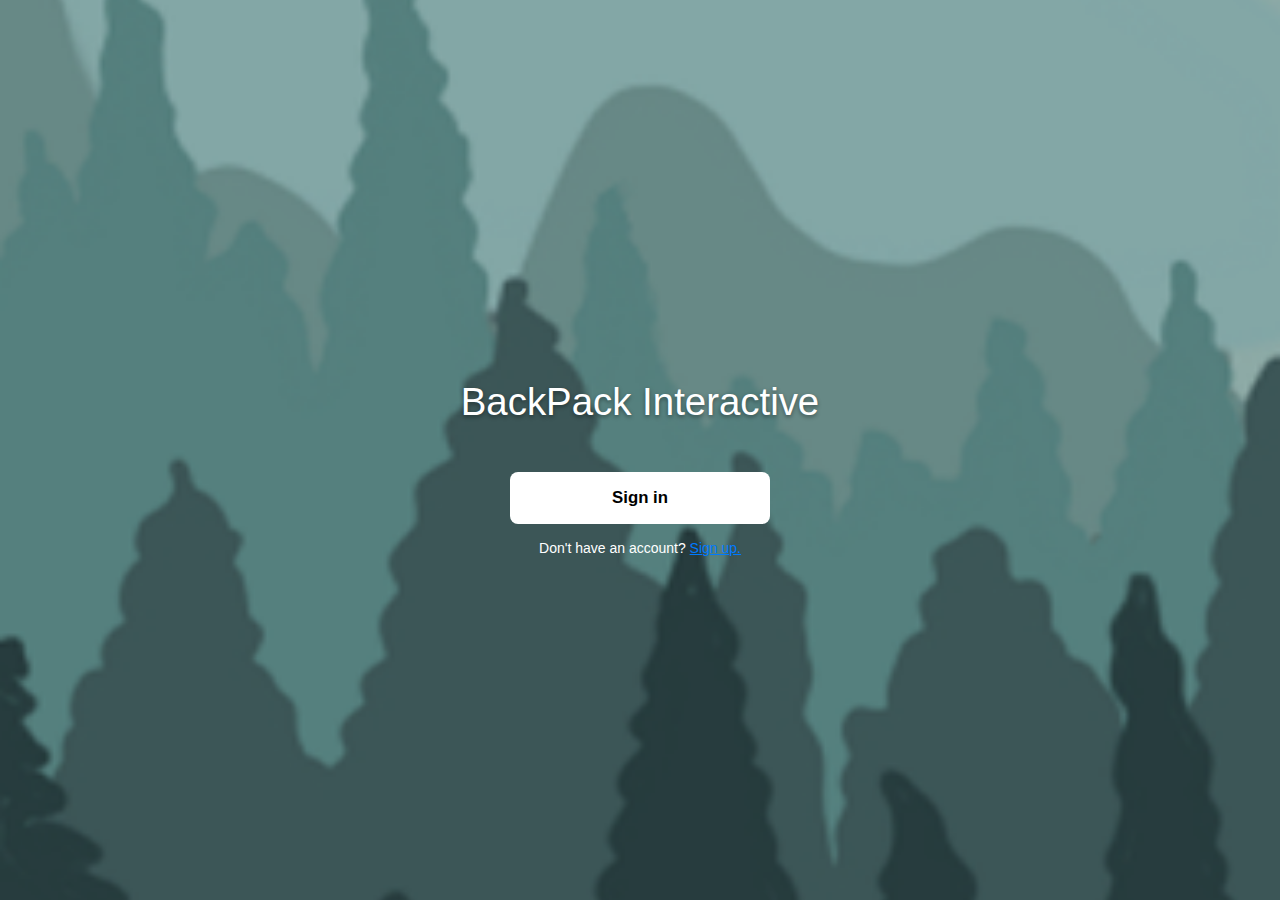
<file: index.html>
<!DOCTYPE html>
<html lang="en">
<head>
  <meta charset="utf-8" />
  <meta name="viewport" content="width=device-width,initial-scale=1" />
  <title>BackPack Interactive – Login</title>
  <link rel="stylesheet" href="css/style.css" />
</head>

<body class="page" id="loginBody">
  <h1 class="login-title">BackPack Interactive</h1>

  <!-- Haupt-Button -->
  <a class="btn" href="menu.html">Sign in</a>

  <!-- Kleiner Text darunter -->
  <div class="sub">
    Don't have an account? <a href="#">Sign up.</a>
  </div>
</body>
</html>
</file>
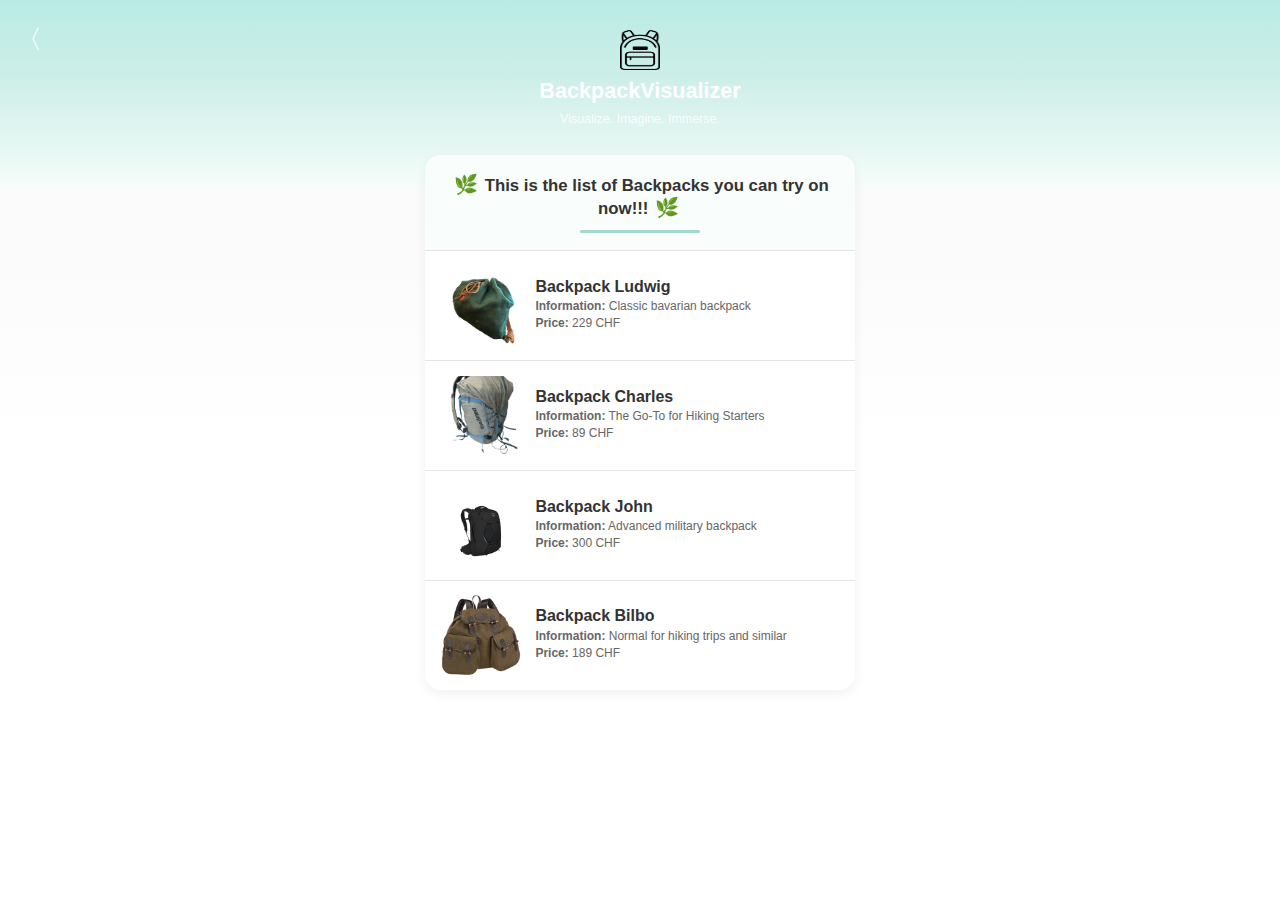
<file: backpacks.html>
<!DOCTYPE html>
<html lang="en">
<head>
  <meta charset="utf-8">
  <meta name="viewport" content="width=device-width, initial-scale=1">
  <title>BackpackVisualizer iOS – List</title>
  <style>
    /* ==================================================================== */
    /* ---------------------- BACKPACK LIST PAGE -------------------------- */
    /* ==================================================================== */
    
    /* Base Styles */
    *{
      margin: 0;
      padding: 0;
      box-sizing: border-box;
      font-family: -apple-system, BlinkMacSystemFont, "Segoe UI", Roboto, Helvetica, Arial, sans-serif;
    }
    
    body {
      background: linear-gradient(180deg, #f7f7f7 0%, #ffffff 100%);
      margin: 0;
      padding: 0;
      min-height: 100vh;
    }
    
    a, button {
      all: unset;
      cursor: pointer;
    }
    
    .bpListPage{
      background: linear-gradient(180deg, #f7f7f7 0%, #fafafa 20%, #ffffff 50%); /* Sanfter Hintergrundverlauf für die ganze Seite */
      min-height: 100dvh;
      overflow-x: hidden;
      position: relative; /* Für korrektes Stacking */
    }
    
    /* --- Header mit Farbverlauf ---------------------------------------- */
    .bpHeader{
      padding: 1.4rem 1.2rem 4rem;  /* mehr Padding unten für längeren Farbverlauf */
      background: linear-gradient(180deg, #b9ebe4 0%, #cdeee8 40%, #e4f6f2 75%, #f0fbf8 90%, rgba(247, 253, 251, 0.8) 100%); /* sanfterer, mehrstufiger Farbverlauf */
      position: relative;
      display: flex;
      flex-direction: column;  /* Umstellung auf Spalten-Layout */
      align-items: center;
      gap: .5rem;
      color: #fff;
      z-index: 1; /* Stellt sicher, dass der Header unter der Card liegt */
    }
    
    .bpBack{
      position: absolute;
      top: 1.4rem;
      left: 1rem;
      font-size: 1.6rem;
      color: #fff;
      text-decoration: none;
      z-index: 3; /* Über allem anderen */
    }
    
    .bpIcon{ 
      width: 40px;
      height: 40px; 
      margin-top: 0.5rem;
    }
    
    .bpHeader h1{ 
      font-size: 1.35rem;
      font-weight: 700;
      margin: 0;
      line-height: 1.2;
      text-align: center;
    }
    
    .bpHeader small{ 
      font-size: .78rem;
      opacity: .9; 
    }
    
    /* --- Status Bar iOS Style ------------------------------------------ */
    .ios-status-bar {
      display: flex;
      justify-content: space-between;
      padding: 0.3rem 1rem;
      background: transparent;
      font-weight: 600;
      font-size: 0.85rem;
      color: #000;
    }
    
    .time {
      flex: 1;
    }
    
    .indicators {
      display: flex;
      gap: 0.3rem;
    }
    
    /* --- Titel-Card ----------------------------------------------------- */
    .bpCard{
      margin: -2.2rem auto 1rem;      /* stärkere Überlappung, damit die Karte über dem Header schwebt */
      width: 90vw;
      max-width: 430px;
      background: linear-gradient(180deg, #ffffff 0%, #fafafa 100%); /* leichter Verlauf innerhalb der Karte */
      border-radius: 1rem;
      box-shadow: 0 4px 12px rgba(0,0,0,.06); /* stärkerer Schatten für besseren 3D-Effekt */
      overflow: hidden;
      position: relative;
      z-index: 2; /* Stellt sicher, dass die Card über dem Header liegt */
    }
    
    .bpCardHeader {
      text-align: center;
      padding: 1.1rem 1rem;
      position: relative;
      background: #f9fdfc;  /* leicht gefärbter Hintergrund für den Header */
    }
    
    .bpCardHeader::after {
      content: "";
      display: block;
      margin: 0.7rem auto 0;
      width: 30%;
      height: 3px;
      background: #a3d8cd;
      border-radius: 3px;
    }
    
    .bpCard h2{
      text-align: center;
      font-size: 1.05rem;
      font-weight: 700;
      margin: 0;
      color: #333;
    }
    
    .leaf{ 
      font-size: 1.2rem;
      margin: 0 .15rem;
      color: #333;  /* dunkler für besseren Kontrast */
    }
    
    /* --- Einzelne Rucksack-Zeilen -------------------------------------- */
    .bpItem{
      display: flex;
      gap: .9rem;
      padding: .9rem 1rem;
      background: #ffffff;
      cursor: pointer;
      border-top: 1px solid #e5e5e5;
    }
    
    .bpItem img{
      width: 80px;
      height: 80px;
      border-radius: .25rem;
      object-fit: cover;
    }
    
    .bpItem strong{ 
      font-size: 1rem;
      color: #333;
      display: block;
      margin-bottom: 0.2rem;
    }
    
    .bpItemContent {
      display: flex;
      flex-direction: column;
      justify-content: center;
    }
    
    .bpItemInfo {
      font-size: .75rem;
      color: #666;
      margin-bottom: 0.2rem;
    }
    
    .bpItemInfo .label {
      font-weight: 600;
    }
    
    /* --- Sign-out removed ------------------------------------ */
  </style>
</head>

<body>
  <div class="bpListPage">
    <!-- iOS Status Bar removed -->
    
    <!-- Header -->
    <header class="bpHeader">
      <a class="bpBack" href="menu.html">〈</a>
      <img class="bpIcon" src="assets/icon_backpack.png" alt="">
      <h1>BackpackVisualizer</h1>
      <small>Visualize. Imagine. Immerse.</small>
    </header>

    <!-- Titel-Card inkl. Liste -->
    <section class="bpCard">
      <div class="bpCardHeader">
        <h2>
          <span class="leaf">🌿</span>
          This is the list of Backpacks you can try on now!!!
          <span class="leaf">🌿</span>
        </h2>
      </div>

      <!-- Zeilen -->
      <div class="bpItem" onclick="location.href='takephoto.html?model=backpack_ludwig'">
        <img src="assets/bag_ludwig.jpg" alt="">
        <div class="bpItemContent">
          <strong>Backpack Ludwig</strong>
          <div class="bpItemInfo">
            <span class="label">Information:</span> Classic bavarian backpack
          </div>
          <div class="bpItemInfo">
            <span class="label">Price:</span> 229 CHF
          </div>
        </div>
      </div>

      <div class="bpItem" onclick="location.href='takephoto.html?model=backpack_charles'">
        <img src="assets/bag_charles.jpg" alt="">
        <div class="bpItemContent">
          <strong>Backpack Charles</strong>
          <div class="bpItemInfo">
            <span class="label">Information:</span> The Go-To for Hiking Starters
          </div>
          <div class="bpItemInfo">
            <span class="label">Price:</span> 89 CHF
          </div>
        </div>
      </div>

      <div class="bpItem" onclick="location.href='takephoto.html?model=backpack_john'">
        <img src="assets/bag_john.jpg" alt="">
        <div class="bpItemContent">
          <strong>Backpack John</strong>
          <div class="bpItemInfo">
            <span class="label">Information:</span> Advanced military backpack
          </div>
          <div class="bpItemInfo">
            <span class="label">Price:</span> 300 CHF
          </div>
        </div>
      </div>

      <div class="bpItem" onclick="location.href='takephoto.html?model=backpack_bilbo'">
        <img src="assets/bag_bilbo - Kopie.png" alt="">
        <div class="bpItemContent">
          <strong>Backpack Bilbo</strong>
          <div class="bpItemInfo">
            <span class="label">Information:</span> Normal for hiking trips and similar
          </div>
          <div class="bpItemInfo">
            <span class="label">Price:</span> 189 CHF
          </div>
        </div>
      </div>
    </section>

    <!-- Logout removed -->
  </div>
</body>
</html>
</file>
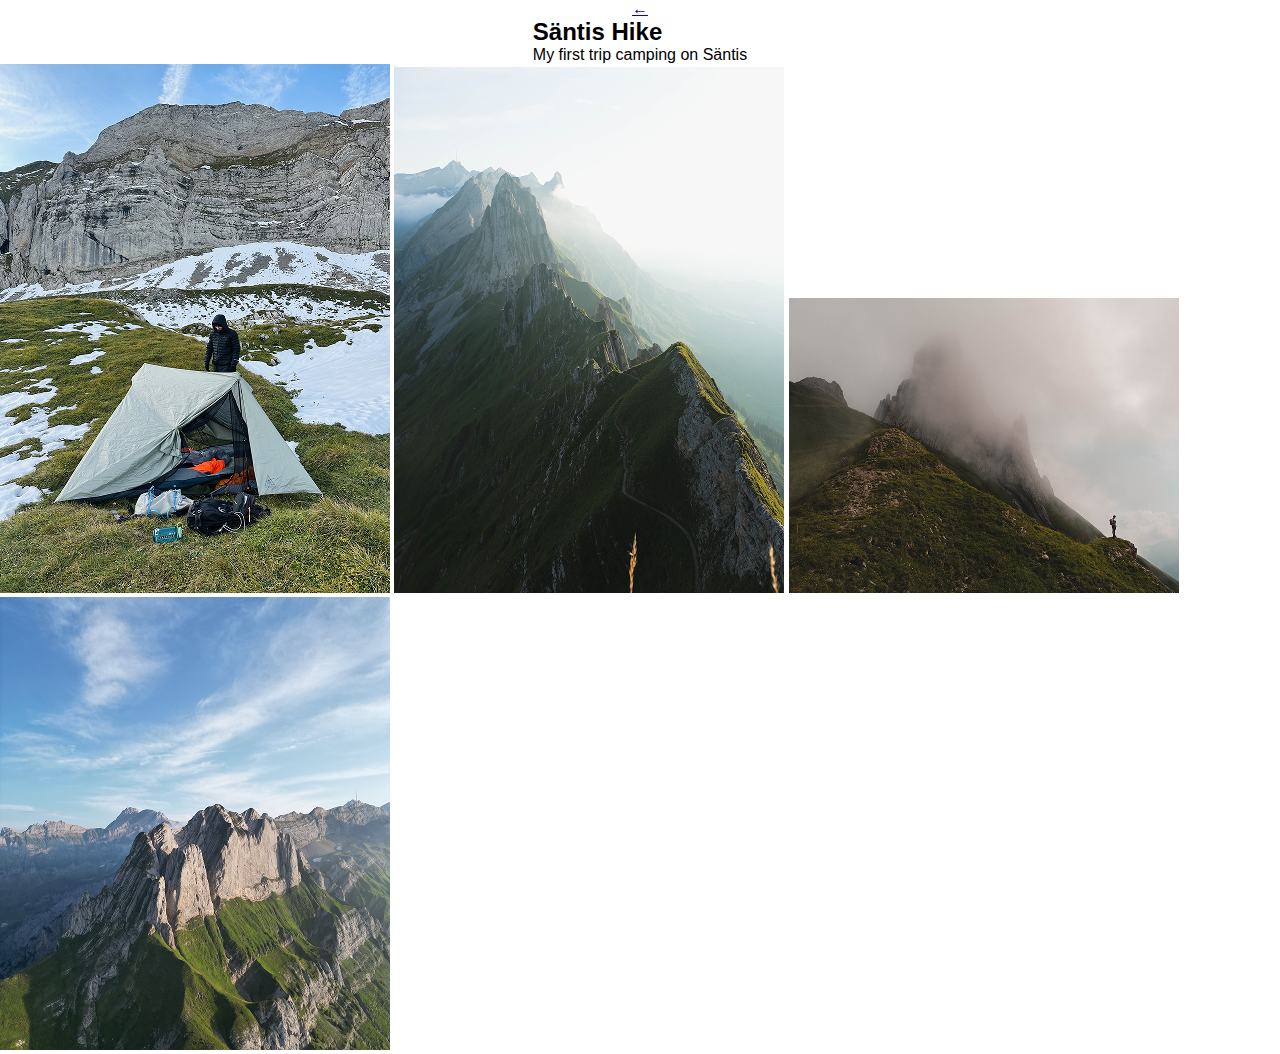
<file: follow.html>
<!DOCTYPE html>
<html lang="en">
<head>
  <meta charset="utf-8"/>
  <meta name="viewport" content="width=device-width,initial-scale=1"/>
  <title>Säntis Hike</title>
  <link rel="stylesheet" href="css/style.css"/>
</head>
<body class="page" style="overflow-y:auto;">
  <a class="back" href="memories.html">&larr;</a>
  <div id="followHeader">
    <h2>Säntis Hike</h2>
    <p>My first trip camping on Säntis</p>
  </div>
  <div id="followImages">
    <img src="assets/saentis1.jpg" alt="">
    <img src="assets/saentis2.jpg" alt="">
    <img src="assets/saentis3.jpg" alt="">
    <img src="assets/saentis4.jpg" alt="">
  </div>
</body>
</html>
</file>
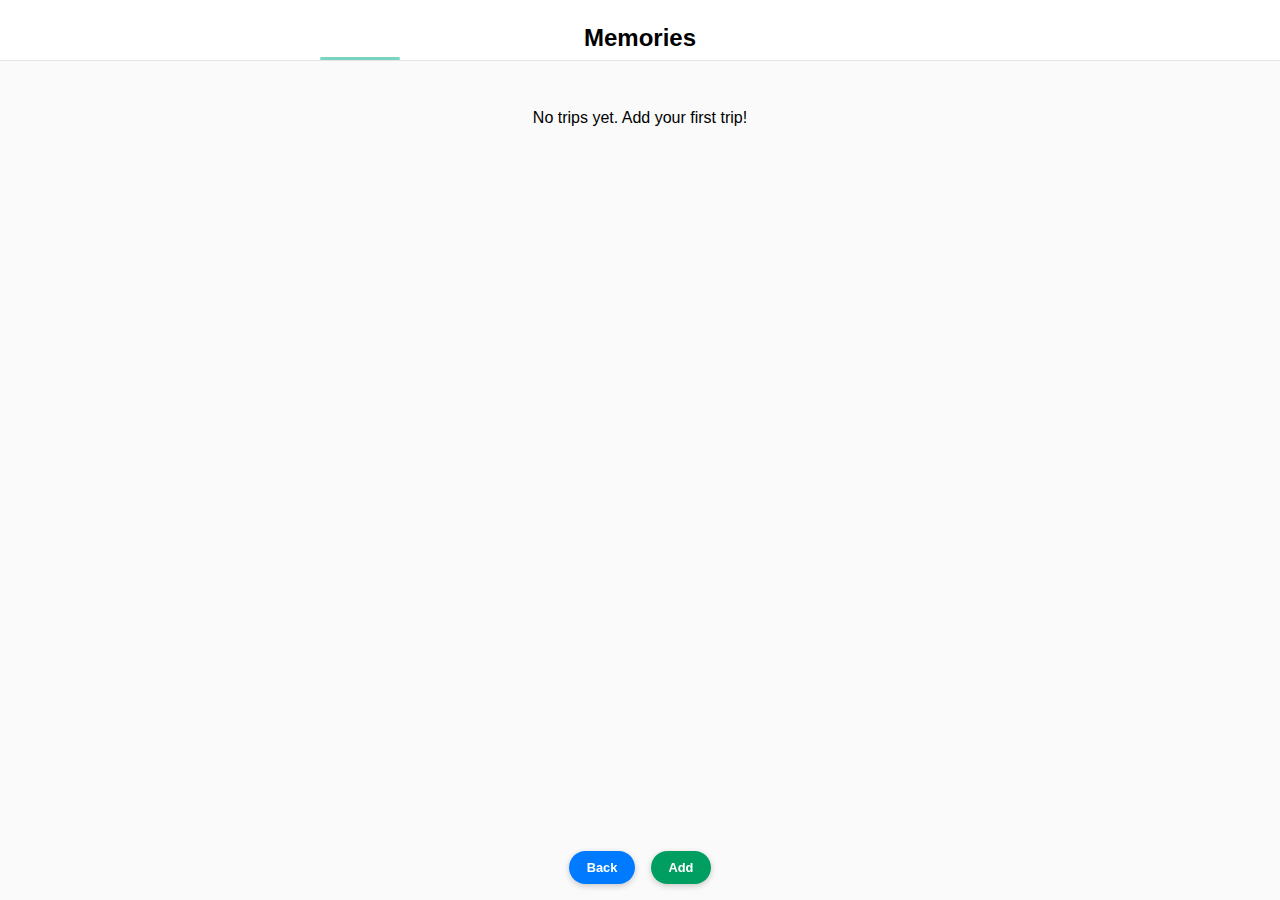
<file: memories.html>
<!DOCTYPE html>
<html lang="en">
<head>
<meta charset="utf-8">
<meta name="viewport" content="width=device-width,initial-scale=1">
<title>Memories</title>
<link rel="stylesheet" href="css/style.css">
<style>
body{margin:0;font-family:-apple-system,Helvetica}
.memPage{padding:0;margin:0}
.memHeader{text-align:center;padding:1.5rem 0 .5rem;font-size:1.5rem;font-weight:600;position:relative}
.underline{position:absolute;bottom:0;left:25%;width:50%;height:2px;background:#007aff}
.memList{padding:1rem}
.memRow{display:flex;gap:1rem;margin-bottom:1.5rem;cursor:pointer;border-radius:.8rem;
       padding:.8rem;transition:background .2s}
.memRow:hover{background:#f5f5f5}
.memRow img{width:80px;height:80px;object-fit:cover;border-radius:.5rem}
.memRow .text{flex:1}
.memRow h3{margin:0 0 .5rem}
.memRow p{margin:0 0 .5rem;opacity:.8}
.memRow time{font-size:.8rem;opacity:.6}
.memFAB{position:fixed;bottom:1rem;width:100%;display:flex;justify-content:center;gap:1rem}
.btnAdd,.btnBack{padding:.75rem 1.8rem;border:none;border-radius:1.6rem;font-weight:600;cursor:pointer}
.btnAdd{background:#007aff;color:#fff}
.btnBack{background:#f0f0f0;color:#333;text-decoration:none}
</style>
</head>
<body class="memPage">
<header class="memHeader">
  Memories <span class="underline"></span>
</header>
<section id="memList" class="memList"></section>
<div class="memFAB">
  <a class="btnBack" href="menu.html">Back</a>
  <button class="btnAdd" onclick="addTrip()">Add</button>
</div>
<script>
/* ---------- Meta-Storage (localStorage) --------------------------- */
const KEY='trips', PLACE='assets/placeholder.jpg';
const read = () => JSON.parse(localStorage.getItem(KEY)||'[]');
const save = arr => localStorage.setItem(KEY,JSON.stringify(arr));
if(!localStorage.getItem(KEY)) save([]);      // first run

/* ---------- IndexedDB – Promise-API ------------------------------- */
const dbReady = new Promise(res=>{
  const r=indexedDB.open('tripPhotos',1);
  r.onupgradeneeded=e=>e.target.result.createObjectStore('photos');
  r.onsuccess=()=>res(r.result);
});
const getBlob = key => dbReady.then(db=> new Promise((r, reject)=>{
  try {
    const tx = db.transaction('photos', 'readonly');
    const req = tx.objectStore('photos').get(key);
    
    req.onsuccess = e => {
      const result = e.target.result;
      if (result) {
        r(result);
      } else {
        console.warn("No blob found for key:", key);
        r(null);
      }
    };
    
    req.onerror = (e) => {
      console.error("Error getting blob:", key, e);
      r(null);
    };
    
    tx.onerror = (e) => {
      console.error("Transaction error when getting blob:", key, e);
      r(null);
    };
  } catch(e) {
    console.error("Exception in getBlob:", e);
    r(null);
  }
}));

/* ---------- Liste aufbauen --------------------------------------- */
async function render(){
  console.log("Rendering trips list");
  const root = document.getElementById('memList'); 
  root.innerHTML = '<p style="text-align:center">Loading trips...</p>';
  
  const trips = read();
  const objectURLs = [];
  
  if (trips.length === 0) {
    root.innerHTML = '<p style="text-align:center;padding:2rem">No trips yet. Add your first trip!</p>';
    return;
  }
  
  // Create a document fragment for better performance
  const fragment = document.createDocumentFragment();
  
  // First pass: create all rows with placeholder images
  for(const t of trips){
    const row = document.createElement('article');
    row.className = 'memRow';
    row.dataset.id = t.id;
    row.onclick = () => location = `memory.html?id=${t.id}`;
    row.innerHTML = `
      <img src="${PLACE}" alt="${t.title} cover" style="background:#f0f0f0;">
      <div class="text">
        <h3>${t.title}</h3>
        <p>${t.desc || ''}</p>
        <time>${t.date || ''}</time>
      </div>`;
    fragment.appendChild(row);
  }
  
  // Add all rows to the DOM at once
  root.innerHTML = '';
  root.appendChild(fragment);
  
  // Second pass: load cover images async
  for(const t of trips){
    const row = root.querySelector(`.memRow[data-id="${t.id}"]`);
    if (!row) continue;
    
    const img = row.querySelector('img');
    if (!img) continue;
    
    if (t.cover) {
      try {
        console.log("Loading cover for trip:", t.title);
        const coverBlob = await getBlob(t.cover);
        
        if (coverBlob) {
          const url = URL.createObjectURL(coverBlob);
          objectURLs.push(url);
          
          img.onload = function() {
            img.style.background = '';
          };
          
          img.onerror = function() {
            console.error("Cover image failed to load:", t.cover);
            img.src = PLACE;
          };
          
          img.src = url;
        }
      } catch (err) {
        console.error("Error loading cover image:", err);
      }
    }
  }
  
  // Clean up object URLs when navigating away
  window.addEventListener('beforeunload', function() {
    objectURLs.forEach(url => URL.revokeObjectURL(url));
  }, { once: true });
}

/* ---------- Trip anlegen ----------------------------------------- */
function addTrip(){
  const title=prompt('Trip title'); 
  if(!title) return;
  
  const desc =prompt('Short description')||'';
  const trip={ 
    id: Date.now().toString(), 
    title, 
    desc,
    date: new Date().toLocaleDateString('en-US',{month:'short',day:'numeric',year:'numeric'}),
    images: [], 
    cover: '' 
  };
  
  const all = read(); 
  all.unshift(trip); 
  save(all); 
  render();
}

/* Init */
window.addEventListener('DOMContentLoaded', () => {
  console.log("Memories page loaded");
  render();
});
</script>
</body></html>
</file>
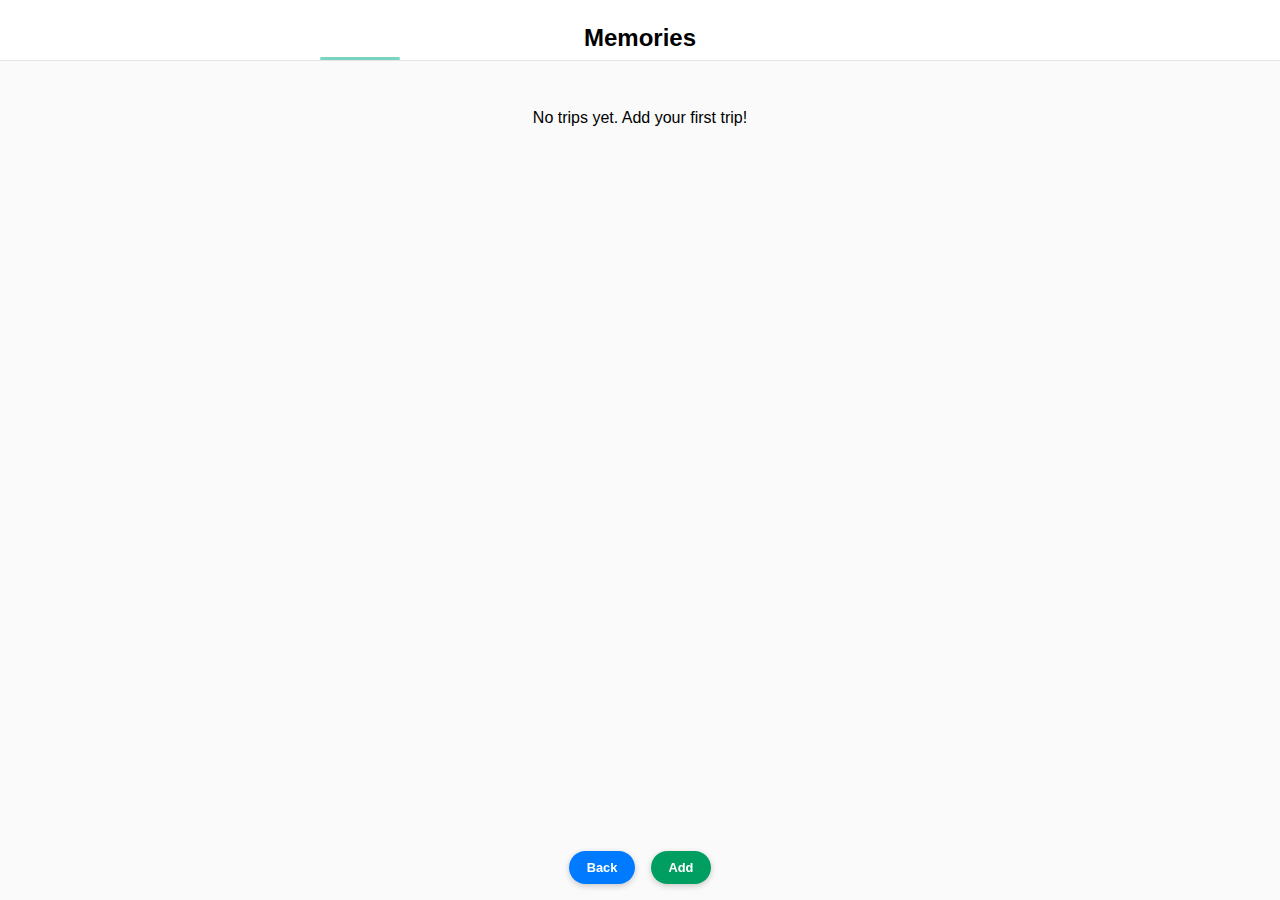
<file: memory.html>
<!DOCTYPE html>
<html lang="en">
<head>
<meta charset="utf-8">
<meta name="viewport" content="width=device-width,initial-scale=1">
<title>Trip</title>
<link rel="stylesheet" href="css/style.css">
<style>
body{margin:0;font-family:-apple-system,Helvetica}
.topBar{display:flex;align-items:center;padding:1rem;border-bottom:1px solid #e4e4e4;gap:.6rem}
.topBar a{font-size:1.4rem;color:#007aff;text-decoration:none}
.title{flex:1;font-weight:700;font-size:1.1rem}
.trash{font-size:1.3rem;color:#e33;cursor:pointer}
.gallery{padding:1rem;display:flex;flex-direction:column;gap:1rem}
.frame{position:relative}
.frame img{width:100%;border-radius:.6rem;object-fit:cover}
.delBtn{position:absolute;top:.4rem;right:.4rem;width:26px;height:26px;border:none;border-radius:50%;
        background:rgba(0,0,0,.55);color:#fff;font-weight:600;cursor:pointer}
.addPhoto{position:fixed;right:1rem;bottom:1rem;padding:.75rem 1.4rem;border:none;border-radius:1.6rem;
          font-weight:600;background:#007aff;color:#fff}
</style>
</head>
<body>

<div class="topBar">
  <a href="memories.html">‹</a>
  <div class="title" id="tripTitle">Trip</div>
  <span class="trash" onclick="deleteTrip()">🗑️</span>
</div>

<div id="gallery" class="gallery"></div>
<button class="addPhoto" onclick="pickPhoto()">Add photo</button>

<script>
/* ---------- Konstanten & Metadaten -------------------------------- */
const KEY='trips', PLACE='assets/placeholder.jpg';
const id=new URLSearchParams(location.search).get('id');
const trips=JSON.parse(localStorage.getItem(KEY)||'[]');
const trip=trips.find(t=>t.id===id);
if(!trip){ alert('Trip not found'); location='memories.html'; }

document.getElementById('tripTitle').textContent=trip.title;

/* ---------- IndexedDB Promise-API -------------------------------- */
const dbReady = new Promise((res, rej) => {
  try {
    console.log("Opening IndexedDB...");
    const r = indexedDB.open('tripPhotos', 1);
    
    r.onupgradeneeded = (e) => {
      console.log("Database upgrade needed, creating object store");
      try {
        e.target.result.createObjectStore('photos');
      } catch (err) {
        console.error("Error creating object store:", err);
      }
    };
    
    r.onsuccess = () => {
      console.log("IndexedDB opened successfully");
      res(r.result);
    };
    
    r.onerror = (e) => {
      console.error("Error opening IndexedDB:", e);
      alert("Could not open photo storage. Your browser may be in private mode or low on storage.");
      rej(e);
    };
    
    r.onblocked = (e) => {
      console.error("IndexedDB blocked:", e);
      alert("Photo storage is blocked. Please close other tabs of this site.");
      rej(e);
    };
  } catch (e) {
    console.error("Exception during IndexedDB open:", e);
    alert("Failed to open photo storage: " + (e.message || "Unknown error"));
    rej(e);
  }
});
const putBlob = (k,b)=> dbReady.then(db=> new Promise((r, reject)=>{
  try {
    console.log(`Putting blob with key: ${k}, size: ${b.size} bytes`);
    
    // Create a transaction that can handle the request timing out
    const tx = db.transaction('photos','readwrite');
    
    // Set transaction timeout
    setTimeout(() => {
      try {
        if (tx.state && tx.state === 'active') {
          console.warn("Transaction taking too long, may have stalled");
        }
      } catch (e) {
        // Ignore errors checking transaction state
      }
    }, 5000);
    
    // Create a request to store the blob
    const store = tx.objectStore('photos');
    const req = store.put(b, k);
    
    req.onsuccess = (event) => {
      console.log("Put request successful");
      r();
    };
    
    req.onerror = (event) => {
      console.error("Put request error:", event.target.error);
      reject(new Error("Failed to store image: " + (event.target.error?.message || "Unknown database error")));
    };
    
    tx.oncomplete = (event) => {
      console.log("Transaction completed successfully");
      r();
    };
    
    tx.onerror = (event) => {
      console.error("Transaction error:", event.target.error);
      reject(new Error("Transaction failed: " + (event.target.error?.message || "Unknown transaction error")));
    };
    
    tx.onabort = (event) => {
      console.error("Transaction aborted:", event.target.error);
      reject(new Error("Transaction aborted: " + (event.target.error?.message || "Transaction was aborted")));
    };
    
  } catch(e) {
    console.error("Exception in putBlob:", e);
    reject(new Error("Failed to store image: " + (e.message || "Unknown error")));
  }
}));
const delBlob = k => dbReady.then(db=> new Promise(r=>{
  const tx = db.transaction('photos','readwrite');
  tx.objectStore('photos').delete(k);
  tx.oncomplete = () => r();
}));
const getBlob = k => dbReady.then(db=> new Promise(r=>{
  const req = db.transaction('photos').objectStore('photos').get(k);
  req.onsuccess = e => r(e.target.result);
  req.onerror = () => {
    console.error("Error getting blob:", k);
    r(null);
  };
}));

/* ---------- Galerie rendern -------------------------------------- */
async function render(){
  console.log("Rendering gallery with", trip.images ? trip.images.length : 0, "images");
  const g = document.getElementById('gallery'); 
  g.innerHTML = '';
  
  if(!trip.images || !trip.images.length){ 
    g.innerHTML = '<p style="text-align:center;padding:2rem">No photos yet.</p>'; 
    return; 
  }
  
  // Add loading indicator
  const loadingMsg = document.createElement('div');
  loadingMsg.textContent = 'Loading images...';
  loadingMsg.style.padding = '1rem';
  loadingMsg.style.textAlign = 'center';
  g.appendChild(loadingMsg);
  
  // Use a small delay to let the loading message render
  await new Promise(r => setTimeout(r, 10));
  
  // Create a document fragment for better performance
  const fragment = document.createDocumentFragment();
  
  // Keep track of created object URLs to revoke later
  const objectURLs = [];
  
  // First pass: create all frames
  for(const k of trip.images){
    console.log("Creating frame for image:", k);
    const frame = document.createElement('div');
    frame.className = 'frame';
    frame.dataset.key = k; // Store key as data attribute
    frame.innerHTML = `
      <img src="${PLACE}" alt="Loading..." style="min-height:150px;">
      <button class="delBtn" onclick="deletePhoto('${k}',event)">×</button>
    `;
    fragment.appendChild(frame);
  }
  
  // Add all frames to the DOM at once
  g.innerHTML = '';
  g.appendChild(fragment);
  
  // Second pass: load images async
  for(const k of trip.images){
    const frame = g.querySelector(`.frame[data-key="${k}"]`);
    if (!frame) continue;
    
    const img = frame.querySelector('img');
    if (!img) continue;
    
    console.log("Loading image content:", k);
    try {
      const blob = await getBlob(k);
      
      if (!blob) {
        console.warn("No blob found for key:", k);
        img.src = PLACE;
        img.alt = "Missing image";
        continue;
      }
      
      const url = URL.createObjectURL(blob);
      objectURLs.push(url);
      
      img.onload = function() {
        img.style.minHeight = '';
      };
      
      img.onerror = function() {
        console.error("Image failed to load from blob:", k);
        img.src = PLACE;
        img.alt = "Error loading";
      };
      
      img.src = url;
      img.alt = "Trip photo";
      
    } catch (err) {
      console.error("Error rendering image:", k, err);
      img.src = PLACE;
      img.alt = "Error loading";
    }
  }
  
  // Clean up object URLs when navigating away
  window.addEventListener('beforeunload', function() {
    objectURLs.forEach(url => URL.revokeObjectURL(url));
  }, { once: true });
}

/* ---------- HEIC-sicherer Upload ---------------------------------- */
function pickPhoto(){
  const inp = document.createElement('input');
  inp.type = 'file';
  inp.accept = 'image/*';
  
  // Limit to a few images at a time on mobile
  inp.multiple = true;
  
  inp.onchange = async e => {
    if (!e.target.files || !e.target.files.length) {
      console.log("No files selected");
      return;
    }
    
    // Convert FileList to Array, but limit to 5 at a time on mobile for safety
    const files = [...e.target.files].slice(0, 10);
    console.log("Selected files:", files.length);
    
    // Show loading indicator
    const gallery = document.getElementById('gallery');
    const loadingMsg = document.createElement('div');
    loadingMsg.textContent = 'Processing images...';
    loadingMsg.style.padding = '1rem';
    loadingMsg.style.textAlign = 'center';
    loadingMsg.style.backgroundColor = '#f0f0f0';
    loadingMsg.style.marginBottom = '1rem';
    loadingMsg.style.borderRadius = '0.5rem';
    
    if (gallery.firstChild) {
      gallery.insertBefore(loadingMsg, gallery.firstChild);
    } else {
      gallery.appendChild(loadingMsg);
    }
    
    // Process one file at a time to avoid memory issues on mobile
    for(let i = 0; i < files.length; i++) {
      const f = files[i];
      try {
        loadingMsg.textContent = `Processing image ${i+1} of ${files.length}...`;
        
        const key = `${trip.id}_${Date.now()}_${Math.random().toString(36).slice(2)}`;
        console.log(`Processing image ${i+1}/${files.length} with key:`, key);
        
        // Try with direct file first, then convert if needed
        try {
          console.log(`Storing image directly: ${f.name} (${f.size} bytes)`);
          await putBlob(key, f);
          console.log("Direct storage successful");
        } catch (directErr) {
          console.warn("Direct storage failed, trying conversion:", directErr);
          
          // Convert to safe format as fallback
          loadingMsg.textContent = `Converting image ${i+1} of ${files.length}...`;
          const safeBlob = await fileToSafeBlob(f);
          
          loadingMsg.textContent = `Storing image ${i+1} of ${files.length}...`;
          await putBlob(key, safeBlob);
          console.log("Storage after conversion successful");
        }
        
        trip.images.push(key);

        if(!trip.cover && (trip.images.length === 1 ||
           (i === 0 && confirm('Use first photo as cover?')))) {
          trip.cover = key;
          console.log("Set as cover image:", key);
        }
        
        // Save after each successful image in case of later failures
        localStorage.setItem(KEY, JSON.stringify(trips));
        
      } catch (err) {
        console.error("Error adding photo:", err);
        alert(`Failed to add photo ${i+1}: ${err.message || "Unknown error"}`);
      }
    }
    
    console.log("All images processed");
    localStorage.setItem(KEY, JSON.stringify(trips));
    
    loadingMsg.textContent = "Loading gallery...";
    render().then(() => {
      loadingMsg.remove();
    }).catch(err => {
      console.error("Error rendering gallery:", err);
      loadingMsg.textContent = "Error loading gallery";
      setTimeout(() => loadingMsg.remove(), 2000);
    });
  };
  
  inp.click();
}

// Convert file to safe JPEG format for iOS
function fileToSafeBlob(file, quality = 0.8) {
  return new Promise((resolve, reject) => {
    // First try using the file directly for non-HEIC files
    // This is more reliable for most file types
    if (!file.name.toLowerCase().includes('heic')) {
      try {
        // On iOS, we'll use smaller file to avoid memory issues
        if (file.size > 5 * 1024 * 1024) {
          console.log("Large file detected, will resize:", file.name, file.size);
        } else {
          console.log("Using file directly:", file.name, file.size);
          return resolve(file);
        }
      } catch (err) {
        console.warn("Error checking file type, will convert:", err);
      }
    }
    
    console.log("Converting image to safe format...");
    
    // For HEIC or large files, convert to JPEG
    const reader = new FileReader();
    
    reader.onload = function(e) {
      const img = new Image();
      
      img.onload = function() {
        try {
          // Create canvas
          const canvas = document.createElement('canvas');
          
          // Handle large images by scaling them down
          const MAX_SIZE = 1200; // max dimension for iOS
          let width = img.width;
          let height = img.height;
          
          if (width > MAX_SIZE || height > MAX_SIZE) {
            if (width > height) {
              height = Math.round(height * (MAX_SIZE / width));
              width = MAX_SIZE;
            } else {
              width = Math.round(width * (MAX_SIZE / height));
              height = MAX_SIZE;
            }
            console.log(`Resizing image to ${width}x${height}`);
          }
          
          canvas.width = width;
          canvas.height = height;
          
          // Draw and convert to blob
          const ctx = canvas.getContext('2d');
          ctx.drawImage(img, 0, 0, width, height);
          
          // For iOS compatibility, use toBlob instead of toDataURL when possible
          if (canvas.toBlob) {
            canvas.toBlob(blob => {
              console.log("Converted to blob:", blob.size);
              resolve(blob);
            }, 'image/jpeg', quality);
          } else {
            // Fallback for older browsers
            console.log("Using dataURL fallback");
            const dataUrl = canvas.toDataURL('image/jpeg', quality);
            const byteString = atob(dataUrl.split(',')[1]);
            const mimeString = dataUrl.split(',')[0].split(':')[1].split(';')[0];
            const ab = new ArrayBuffer(byteString.length);
            const ia = new Uint8Array(ab);
            
            for (let i = 0; i < byteString.length; i++) {
              ia[i] = byteString.charCodeAt(i);
            }
            
            const blob = new Blob([ab], {type: mimeString});
            console.log("Converted to blob via dataURL:", blob.size);
            resolve(blob);
          }
        } catch (err) {
          console.error("Error processing image in canvas:", err);
          // Fallback to original file on error
          console.log("Using original file as fallback");
          resolve(file);
        }
      };
      
      img.onerror = function(err) {
        console.error("Failed to load image:", err);
        // Fallback to original file
        console.log("Using original file due to img load error");
        resolve(file);
      };
      
      img.src = e.target.result;
    };
    
    reader.onerror = function(err) {
      console.error("Failed to read file:", err);
      // Fallback to original
      console.log("Using original file due to reader error");
      resolve(file);
    };
    
    // Use a smaller portion of the file for initial reading
    // This helps with memory issues on iOS
    try {
      reader.readAsDataURL(file);
    } catch (err) {
      console.error("Error in readAsDataURL:", err);
      resolve(file);
    }
  });
}

/* ---------- Delete Photo / Trip ----------------------------------- */
async function deletePhoto(key, ev){
  ev.stopPropagation();
  if(!confirm('Delete this photo?')) return;
  
  try {
    await delBlob(key);
    trip.images = trip.images.filter(k => k !== key);
    if(trip.cover === key) trip.cover = '';
    localStorage.setItem(KEY, JSON.stringify(trips));
    render();
  } catch (err) {
    console.error("Error deleting photo:", err);
    alert("Failed to delete photo: " + err.message);
  }
}

async function deleteTrip(){
  if(!confirm('Delete entire trip?')) return;
  
  try {
    await Promise.all(trip.images.map(delBlob));
    const rest = trips.filter(t => t.id !== trip.id);
    localStorage.setItem(KEY, JSON.stringify(rest));
    location = 'memories.html';
  } catch (err) {
    console.error("Error deleting trip:", err);
    alert("Failed to delete trip: " + err.message);
  }
}

/* Init */
window.addEventListener('DOMContentLoaded', () => {
  console.log("Page loaded, rendering gallery");
  render();
});
</script>
</body></html>
</file>
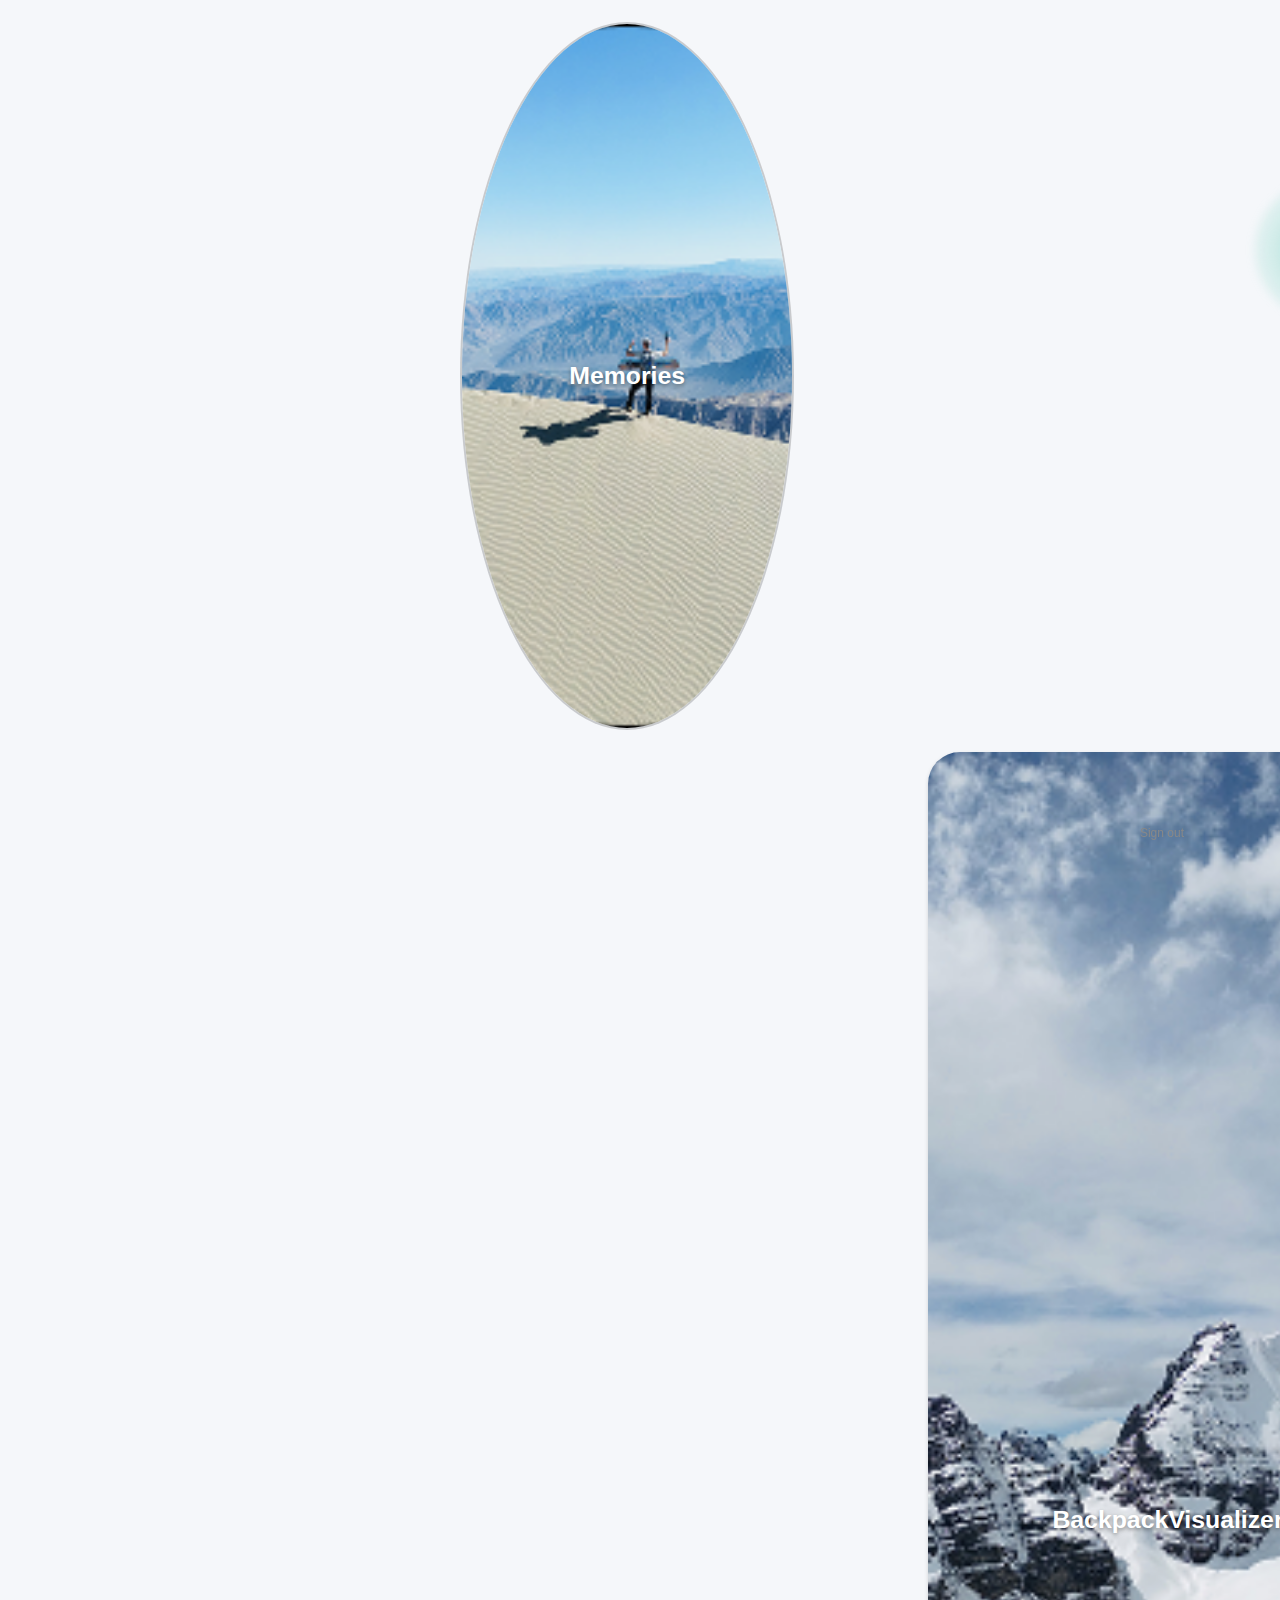
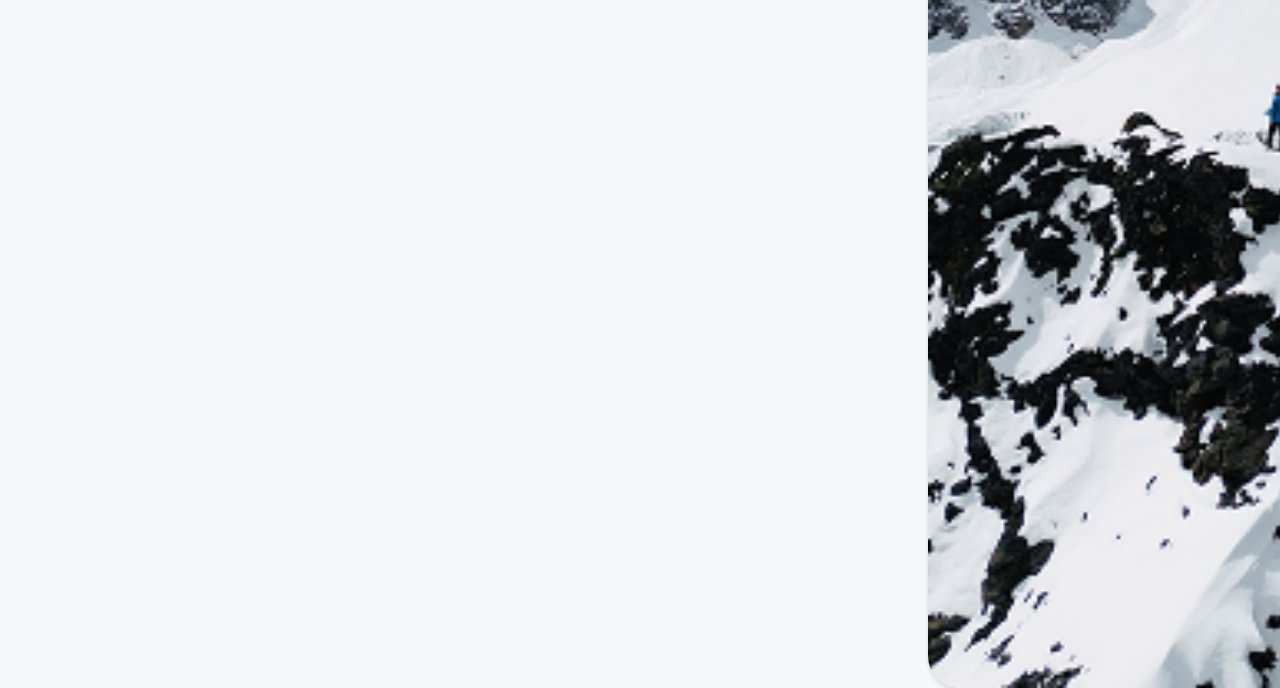
<file: menu.html>
<!DOCTYPE html>
<html lang="en">
<head>
  <meta charset="utf-8" />
  <meta name="viewport" content="width=device-width,initial-scale=1" />
  <title>BackPack Interactive – Menu</title>
  <link rel="stylesheet" href="css/style.css" />
</head>

<body class="page" id="menuPage">
  <!-- Memories – runder Button -->
  <button class="card-circle memories-btn" onclick="location.href='memories.html'">
    <img src="assets/memories_thumb.jpg" alt="Memories" />
    <span>Memories</span>
  </button>

  <!-- BackpackVisualizer – großer Button unten rechts -->
  <button class="card-square bpv-btn" onclick="location.href='backpacks.html'">
    <img src="assets/backpacks_thumb.jpg" alt="Backpack Visualizer" />
    <span>BackpackVisualizer</span>
  </button>

  <!-- Soft-Bubble-Deko -->
  <div class="decor-circle"></div>

  <!-- Mini Sign-out -->
  <a id="logout" href="index.html">Sign out</a>
</body>
</html>
</file>
<file: css/style.css>
:root{
    --primary:#1E3354;
    --accent:#7ad2c1;
    --iosBlue:#007aff;
  }
  
  *{box-sizing:border-box;margin:0;padding:0;}
  body,html{height:100%;font-family:-apple-system,BlinkMacSystemFont,'Segoe UI',Roboto,sans-serif;}
  .page{min-height:100dvh;display:flex;flex-direction:column;align-items:center;}
  
  /* ---------- Login Screen ---------- */
  #loginBody{
    background:url('../assets/forest_bg.png') center/cover no-repeat;
    color:#fff;
    justify-content:center;          /* vertikal zentrieren */
    padding:2rem;
    text-align:center;
  }
  
  .login-title{
    font-size:2.4rem;                /* etwas kleiner & dünner */
    font-weight:300;
    margin-top:4vh;                  /* weiter nach oben */
    margin-bottom:3rem;
    text-shadow:0 2px 4px rgba(0,0,0,.4);
  }
  
  /* Haupt-Button (Sign in) */
  .btn{
    display:inline-block;
    min-width:260px;
    padding:1rem 0;
    border-radius:8px;
    background:#fff;                 /* weiß, kein Rand */
    color:#000;                      /* schwarzer Text */
    font-size:1.05rem;
    font-weight:600;
    text-decoration:none;
  }
  
  /* Kleiner Text darunter */
  .sub{
    margin-top:1rem;
    font-size:.875rem;
  }
  
  .sub a{
    color:var(--iosBlue);            /* Link in iOS-Blau */
  }

  
/* ==================================================================== */
/* ---------------------------- GLOBAL FIX ---------------------------- */
/* ==================================================================== */

body{ margin:0; }          /* entfernt den Standard-Seitenrand */




/* ==================================================================== */
/* ---------------------------- MENU PAGE ----------------------------- */
/* ==================================================================== */

body{ margin:0; }

#menuPage{
  position:relative;
  display:flex;
  flex-direction:column;
  align-items:center;      /* mittiges Spaltengerüst */
  gap:1.5rem;
  padding:1.5rem 0;        /* oben/unten 1.5 rem, links/rechts 0 */
  background:#f5f7fa;
  min-height:100dvh;
  overflow-x:hidden;
}

/* ---------- Memories (runder Button) ---------- */

.card-circle{
  position:relative;
  width:55vw;
  max-width:330px;
  padding-top:55vw;        /* 1:1 */
  border-radius:50%;
  overflow:hidden;
  cursor:pointer;
  box-shadow:0 0 0 2px rgba(0,0,0,.18);
  border:none;background:none;
}

/* Memories noch weiter nach links */
.memories-btn{ margin-left:-2vw; }

/* ---------- BackpackVisualizer (Hochformat-Rechteck) ---------- */

.card-square{
  position:relative;
  width:90vw;
  max-width:480px;
  padding-top:120%;
  border-radius:2rem 0 0 2rem;   /* links rund, rechts eckig */
  overflow:hidden;
  cursor:pointer;
  box-shadow:0 2px 4px rgba(0,0,0,.15);
  border:none;background:none;
}

.bpv-btn{
  align-self:flex-end;
  margin-right:-10vw;      /* 10 vw Überhang rechts */
  margin-bottom:0;
}

/* ---------- Gemeinsame Overlays ---------- */

.card-circle img,
.card-square img{ position:absolute;inset:0;width:100%;height:100%;object-fit:cover; }

.card-circle span,
.card-square span{
  position:absolute;inset:0;display:flex;align-items:center;justify-content:center;text-align:center;
  color:#fff;font-size:1.55rem;font-weight:600;text-shadow:0 2px 4px rgba(0,0,0,.4);pointer-events:none;
}

/* ---------- Dekor-Bubble ---------- */

.decor-circle{
  position:absolute;top:20vh;right:-9vw;width:140px;height:140px;border-radius:50%;
  background:radial-gradient(rgba(122,210,193,.8) 0%,rgba(122,210,193,.25) 55%,rgba(122,210,193,0) 100%);
  filter:blur(5px);pointer-events:none;z-index:-1;
}

/* ---------- Mini Sign-out ---------- */

#logout{
  position:relative;
  display:block;
  text-align:right;
  margin:0.5rem 5vw 2rem auto;
  font-size:.75rem;
  color:#888;
  text-decoration:none;
  padding:.75rem 1rem;      /* größere Klickfläche */
}

/* ==================================================================== */
/* ---------------------- BACKPACK LIST PAGE -------------------------- */
/* ==================================================================== */

.bpListPage{
  background:#f7f7f7;            /* heller Rand unten */
  min-height:100dvh;
  overflow-x:hidden;
}

/* --- Header mit Farbverlauf ---------------------------------------- */
.bpHeader{
  padding:1rem 1.2rem 2.5rem;
  background:linear-gradient(180deg,#9eddd4 0%,#c2ebe4 60%,#e0f7f2 100%);
  position:relative;
  display:flex;
  align-items:center;
  gap:.75rem;
  color:#fff;
}
.bpBack{
  position:absolute;top:1.2rem;left:1rem;
  font-size:1.6rem;color:#fff;text-decoration:none;
}
.bpIcon{ width:40px;height:40px; }
.bpHeader h1{ font-size:1.35rem;font-weight:700;margin:0;line-height:1.2; }
.bpHeader small{ font-size:.78rem;opacity:.9; }

/* --- Titel-Card ----------------------------------------------------- */
.bpCard{
  margin:-2rem auto 1rem;            /* überlappt den Header */
  width:90vw;max-width:430px;
  background:linear-gradient(180deg,#ffffff 0%,#f8f8f8 100%);
  border-radius:1rem;
  box-shadow:0 2px 6px rgba(0,0,0,.08);
  padding:1rem 0;
}
.bpCard h2{
  text-align:center;font-size:1.05rem;font-weight:700;margin:.5rem 0 1rem;
}
.leaf{ font-size:1.3rem;margin:0 .25rem; }

/* --- Einzelne Rucksack-Zeilen -------------------------------------- */
.bpItem{
  display:flex;gap:.9rem;
  padding:.9rem 1rem;
  background:linear-gradient(180deg,#ffffff 0%,#f3f3f3 100%);
  cursor:pointer;
}
.bpItem+ .bpItem{ border-top:1px solid #e5e5e5; }
.bpItem img{
  width:85px;height:85px;border-radius:.25rem;object-fit:cover;
}
.bpItem strong{ font-size:1rem;color:#333; }
.bpItem .label{ font-size:.75rem;font-weight:600;color:#666; }

/* --- Sign-out (bereits bekannt) ------------------------------------ */
#logout{
  position:fixed;right:1rem;bottom:1rem;
  font-size:.75rem;color:#888;text-decoration:none;
  padding:.75rem 1rem;
}
/* bisher –2.2 rem oder –1.4 rem  →  jetzt fast keine Überlappung mehr */
.card{
  margin:-0.4rem auto 2rem;     /* nur 4 px in den Header hinein */
}


/* ==================================================================== */
/* ------------------------- MEMORIES PAGE ---------------------------- */
/* ==================================================================== */

.memPage{background:#fafafa;min-height:100dvh;}

/* iOS-Status-Bar-Mock */
.iosBar{display:flex;justify-content:space-between;padding:.4rem 1rem;font-size:.8rem;color:#374;text-shadow:0 1px #fff}

/* Sticky Header */
.memHeader{
  position:sticky;top:0;
  background:#fff;padding:1rem 1rem .5rem;
  font-size:1.25rem;font-weight:700;text-align:center;
  border-bottom:1px solid #e4e4e4;z-index:2;
}
.memHeader .underline{
  display:block;width:80px;height:3px;margin:.5rem auto 0;
  background:#7ad2c1;border-radius:3px;
}

/* Scroll-Liste */
.memList{padding:0 1rem 5rem}              /* Platz nach unten für FAB */
.memRow{
  display:flex;gap:1rem;padding:1rem 0;cursor:pointer;
  border-bottom:1px solid #eaeaea;
}
.memRow img{
  width:72px;height:72px;border-radius:.6rem;object-fit:cover;
}
.memRow h3{font-size:.95rem;margin:0;font-weight:600}
.memRow p{font-size:.8rem;margin:.1rem 0;color:#555}
.memRow time{font-size:.7rem;color:#999}

/* Floating Action Buttons */
.memFAB{
  position:fixed;bottom:1.2rem;left:50%;transform:translateX(-50%);
  display:flex;gap:1.2rem;z-index:3;
}
.memFAB a,.memFAB button{
  padding:.55rem 1.1rem;border-radius:1.3rem;font-size:.8rem;
  font-weight:600;color:#fff;border:none;cursor:pointer;
  box-shadow:0 2px 6px rgba(0,0,0,.2);transition:opacity .2s;
}
.memFAB a{background:#007aff;}    /* iOS-Blue */
.memFAB button{background:#009e60;}  /* Add = grün */
.memFAB a:hover,.memFAB button:hover{opacity:.85}

/* ==================================================================== */
/* ----------------------- END MEMORIES PAGE -------------------------- */
/* ==================================================================== */
</file>
